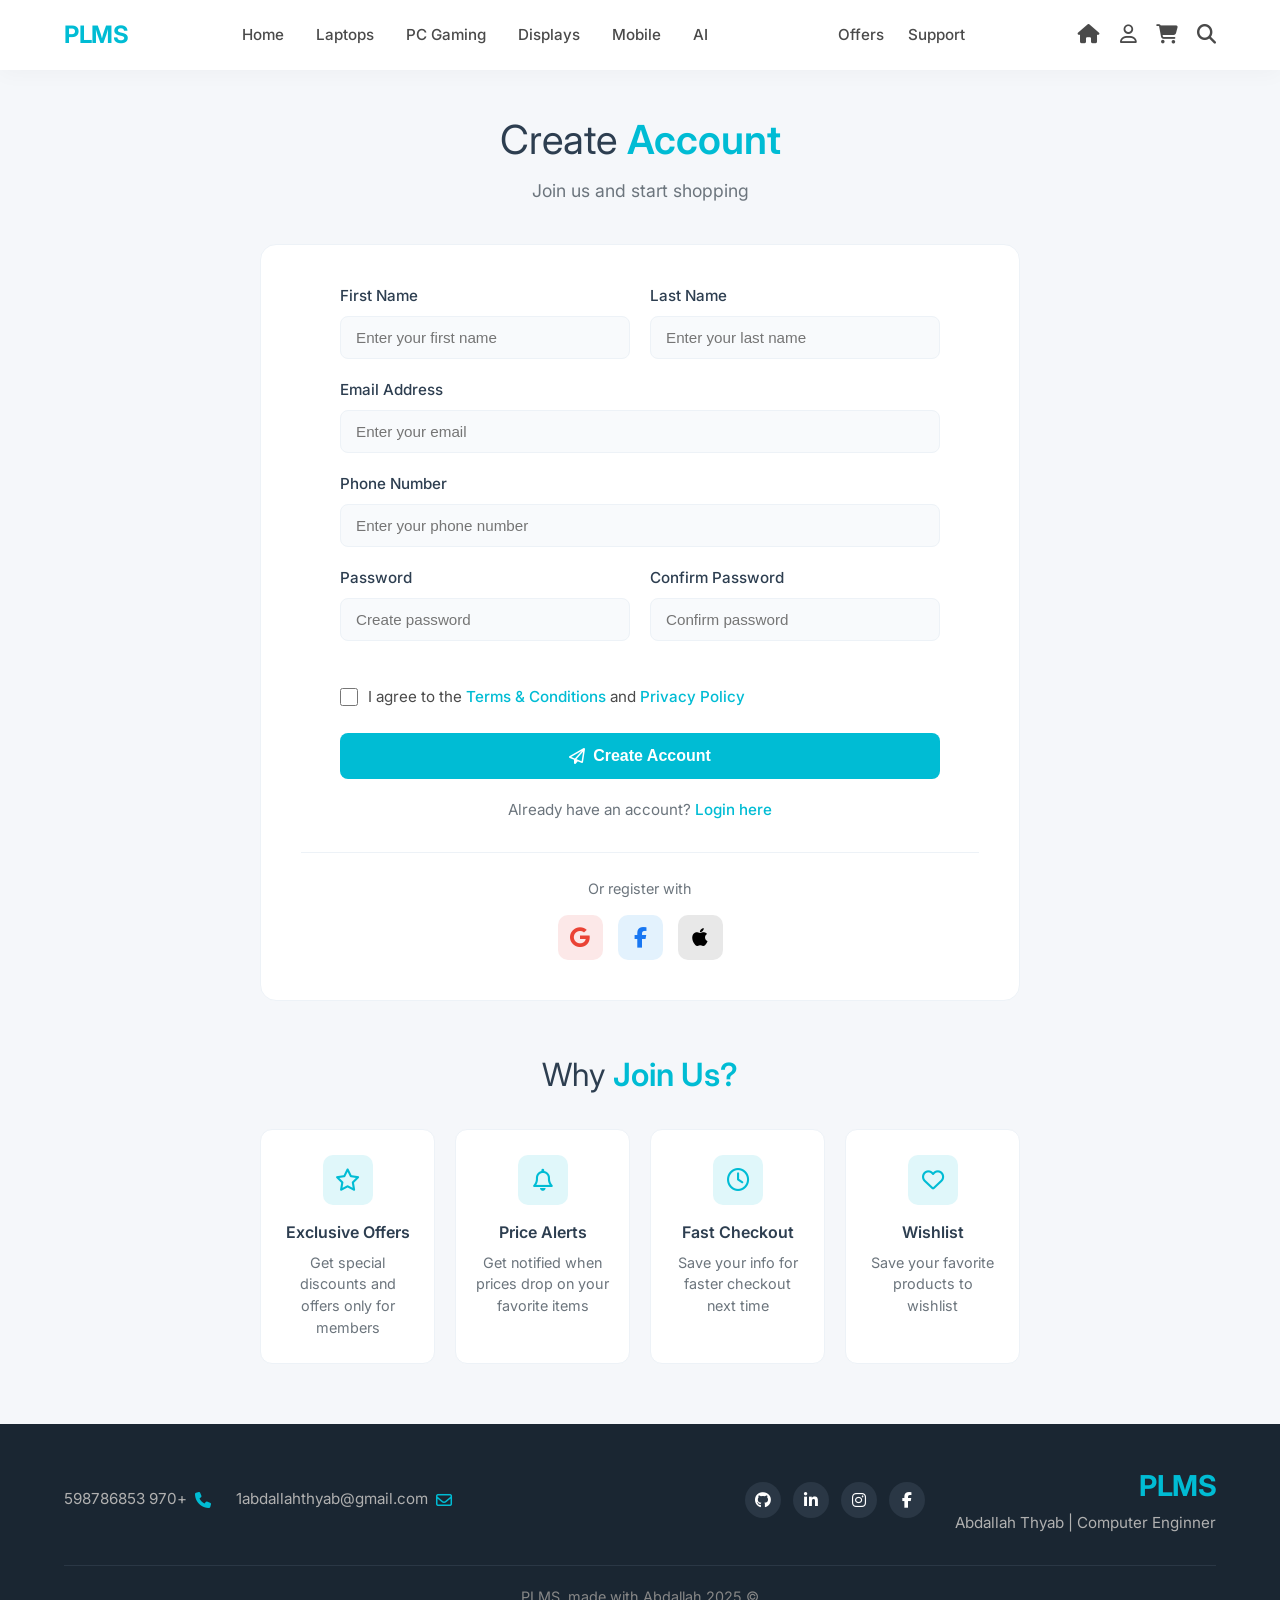
<file: e-commerce-website/register-page.html>
<!DOCTYPE html>
<html lang="en">

<head>
    <meta charset="UTF-8">
    <meta name="viewport" content="width=device-width, initial-scale=1.0">
    <title>PLMS | Register</title>

    <!-- Google Fonts -->
    <link href="https://fonts.googleapis.com/css2?family=Inter:wght@300;400;500;600;700;800&display=swap"
        rel="stylesheet">

    <!-- Font Awesome 6 -->
    <link rel="stylesheet" href="https://cdnjs.cloudflare.com/ajax/libs/font-awesome/6.5.1/css/all.min.css">

    <!-- Main CSS (منفصل تماماً) -->
    <link rel="stylesheet" href="./styles/style-header-footer.css">
    <link rel="stylesheet" href="./styles/register-style.css">
</head>

<body>

    <!-- ===== HEADER ===== -->
    <header>
        <a href="index.html"><span class="logo">PLMS</span></a>

        <div class="nav-shop">
            <a href="index.html">Home</a>
            <a href="laptop-page.html">Laptops</a>
            <a href="pc-page.html">PC Gaming</a>
            <a href="display-page.html">Displays</a>
            <a href="mobile-page.html">Mobile</a>
            <a href="https://gemini.google.com/app" target="_blank">AI</a>
        </div>

        <div class="nav-help">
            <a href="offer-page.html">Offers</a>
            <a href="support-page.html">Support</a>
        </div>

        <div class="nav-icons">
            <a href="index.html"><i class="fa-solid fa-home"></i></a>
            <a href="user-page.html"><i class="fa-regular fa-user"></i></a>
            <a href="cart-page.html"><i class="fa-solid fa-cart-shopping"></i></a>
            <a href="#"><i class="fa-solid fa-magnifying-glass"></i></a>
        </div>
    </header>

    <!-- ===== REGISTER PAGE CONTENT ===== -->
    <main class="register-page">

        <!-- Page Header -->
        <div class="page-header">
            <h1>Create <span>Account</span></h1>
            <p>Join us and start shopping</p>
        </div>

        <!-- Register Form -->
        <div class="form-container">

            <form class="register-form">

                <!-- Name Fields -->
                <div class="form-row">
                    <div class="form-group">
                        <label for="first-name">First Name</label>
                        <input type="text" id="first-name" placeholder="Enter your first name" required>
                    </div>
                    <div class="form-group">
                        <label for="last-name">Last Name</label>
                        <input type="text" id="last-name" placeholder="Enter your last name" required>
                    </div>
                </div>

                <!-- Email -->
                <div class="form-group">
                    <label for="email">Email Address</label>
                    <input type="email" id="email" placeholder="Enter your email" required>
                </div>

                <!-- Phone -->
                <div class="form-group">
                    <label for="phone">Phone Number</label>
                    <input type="tel" id="phone" placeholder="Enter your phone number" required>
                </div>

                <!-- Password Fields -->
                <div class="form-row">
                    <div class="form-group">
                        <label for="password">Password</label>
                        <input type="password" id="password" placeholder="Create password" required>
                    </div>
                    <div class="form-group">
                        <label for="confirm-password">Confirm Password</label>
                        <input type="password" id="confirm-password" placeholder="Confirm password" required>
                    </div>
                </div>

                <!-- Terms -->
                <div class="terms-group">
                    <input type="checkbox" id="terms" required>
                    <label for="terms">I agree to the <a href="#">Terms & Conditions</a> and <a href="#">Privacy
                            Policy</a></label>
                </div>

                <!-- Submit Button -->
                <button type="submit" class="register-btn">
                    <i class="fa-regular fa-paper-plane"></i> Create Account
                </button>

                <!-- Login Link -->
                <div class="login-link">
                    <p>Already have an account? <a href="index.html">Login here</a></p>
                </div>

            </form>

            <!-- Social Register -->
            <div class="social-register">
                <p>Or register with</p>
                <div class="social-icons">
                    <a href="#" class="social-icon google">
                        <i class="fa-brands fa-google"></i>
                    </a>
                    <a href="#" class="social-icon facebook">
                        <i class="fa-brands fa-facebook-f"></i>
                    </a>
                    <a href="#" class="social-icon apple">
                        <i class="fa-brands fa-apple"></i>
                    </a>
                </div>
            </div>

        </div>

        <!-- Features -->
        <div class="features-section">
            <h2>Why <span>Join Us?</span></h2>

            <div class="features-grid">

                <div class="feature-item">
                    <div class="feature-icon">
                        <i class="fa-regular fa-star"></i>
                    </div>
                    <h4>Exclusive Offers</h4>
                    <p>Get special discounts and offers only for members</p>
                </div>

                <div class="feature-item">
                    <div class="feature-icon">
                        <i class="fa-regular fa-bell"></i>
                    </div>
                    <h4>Price Alerts</h4>
                    <p>Get notified when prices drop on your favorite items</p>
                </div>

                <div class="feature-item">
                    <div class="feature-icon">
                        <i class="fa-regular fa-clock"></i>
                    </div>
                    <h4>Fast Checkout</h4>
                    <p>Save your info for faster checkout next time</p>
                </div>

                <div class="feature-item">
                    <div class="feature-icon">
                        <i class="fa-regular fa-heart"></i>
                    </div>
                    <h4>Wishlist</h4>
                    <p>Save your favorite products to wishlist</p>
                </div>

            </div>
        </div>

    </main>

    <!-- ===== FOOTER ===== -->
    <footer class="footer">
        <div class="footer-content">

            <!-- أنا + روابط سريعة -->
            <div class="footer-main">
                <div class="footer-logo">
                    <span class="logo">PLMS</span>
                    <p class="bio">Abdallah Thyab | Computer Enginner</p>
                </div>

                <div class="footer-social">
                    <a href="https://www.facebook.com/AbdallahThyab/"><i class="fa-brands fa-facebook-f"></i></a>
                    <a href="https://www.instagram.com/abdallahthyab1/"><i class="fa-brands fa-instagram"></i></a>
                    <a href="https://www.linkedin.com/in/abdallah-thyab-dev/"><i
                            class="fa-brands fa-linkedin-in"></i></a>
                    <a href="https://github.com/AbdallahThyab1"><i class="fa-brands fa-github"></i></a>
                </div>
            </div>

            <!-- تواصل سريع -->
            <div class="footer-contact">
                <p><i class="fa-regular fa-envelope"></i> 1abdallahthyab@gmail.com</p>
                <p><i class="fa-solid fa-phone"></i> +970 598786853</p>
            </div>

        </div>

        <!-- سطر سفلي بسيط -->
        <div class="footer-bottom">
            <p>© 2025 PLMS. made with Abdallah</p>
        </div>
    </footer>

</body>

</html>
</file>
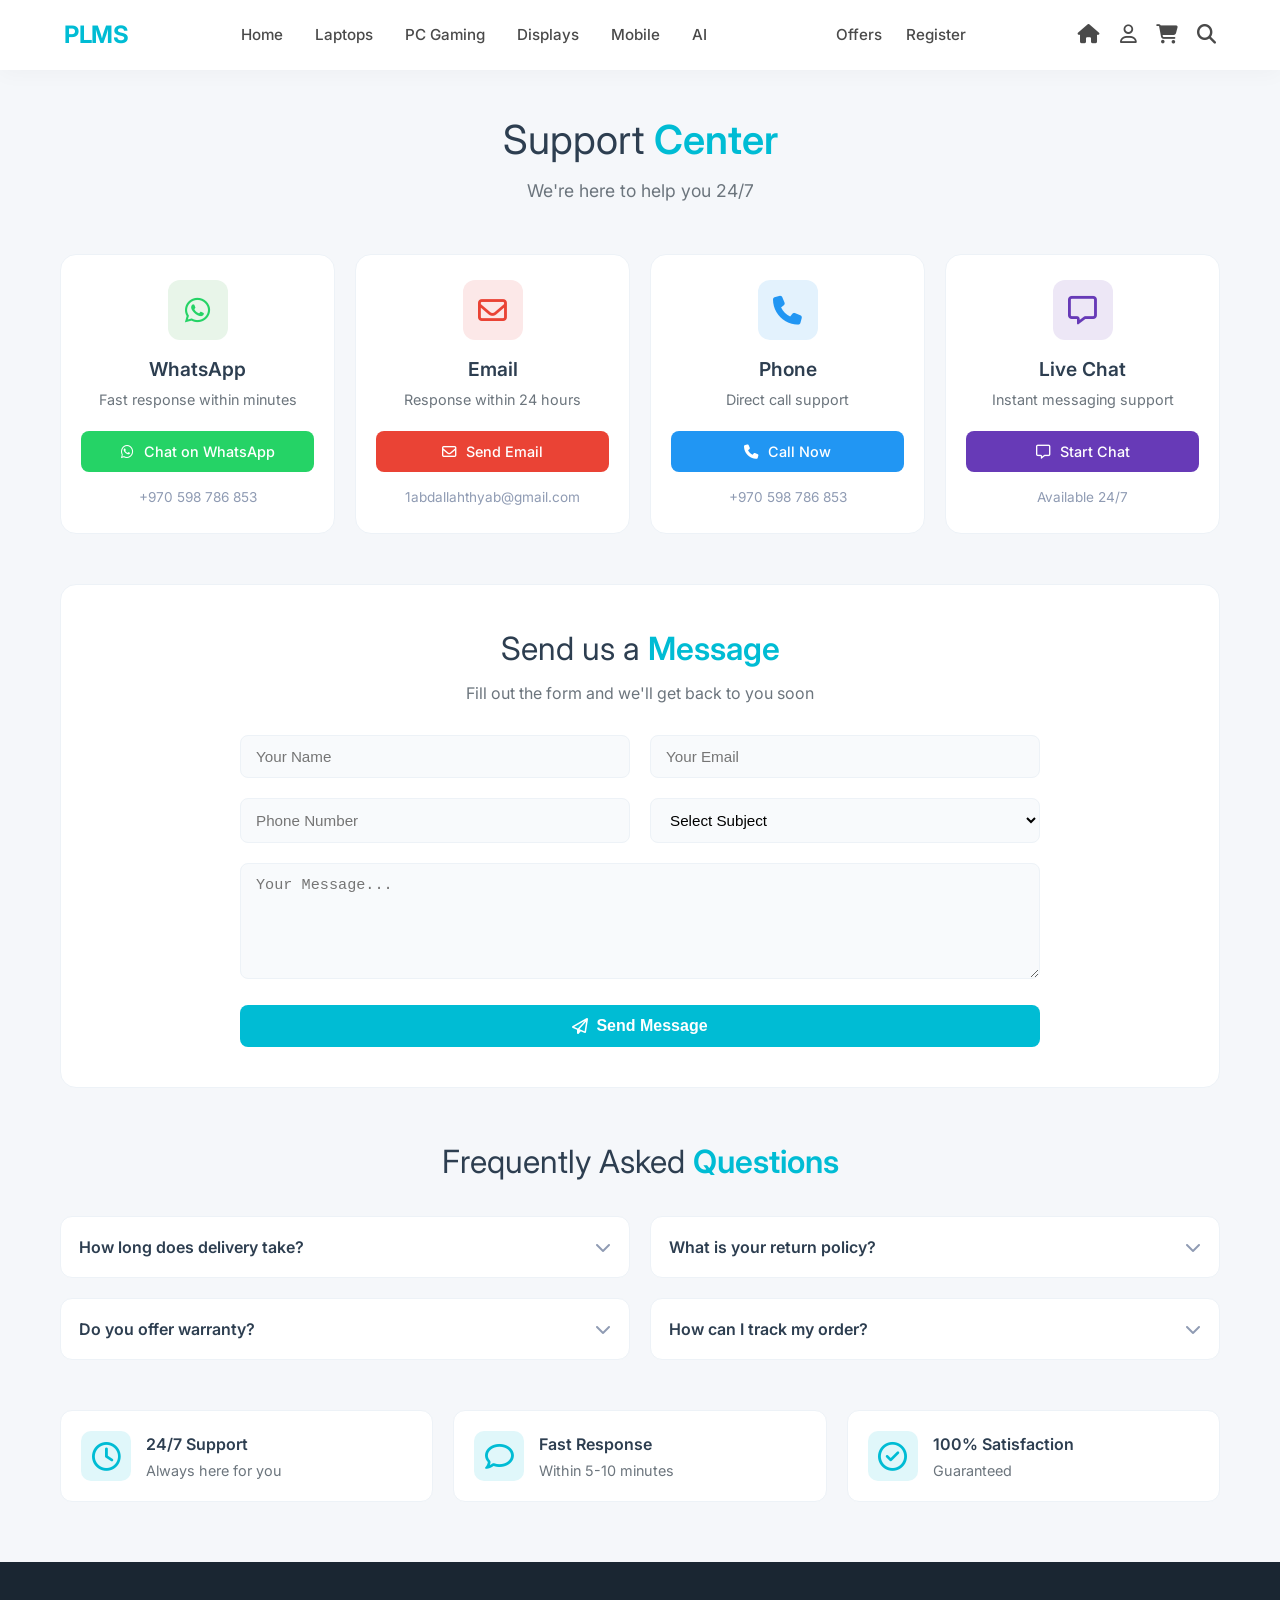
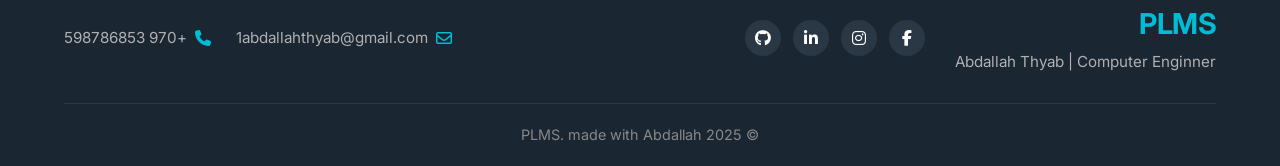
<file: e-commerce-website/support-page.html>
<!DOCTYPE html>
<html lang="en">

<head>
    <meta charset="UTF-8">
    <meta name="viewport" content="width=device-width, initial-scale=1.0">
    <title>PLMS | Premium Electronics</title>

    <!-- Google Fonts -->
    <link href="https://fonts.googleapis.com/css2?family=Inter:wght@300;400;500;600;700;800&display=swap"
        rel="stylesheet">

    <!-- Font Awesome 6 -->
    <link rel="stylesheet" href="https://cdnjs.cloudflare.com/ajax/libs/font-awesome/6.5.1/css/all.min.css">

    <!-- Main CSS (منفصل تماماً) -->
    <link rel="stylesheet" href="./styles/style-header-footer.css">
    <link rel="stylesheet" href="./styles/support-style.css">
</head>

<body>

    <!-- ===== HEADER ===== -->
    <header>
        <a href="index.html"><span class="logo">PLMS</span></a>

        <div class="nav-shop">
            <a href="index.html">Home</a>
            <a href="laptop-page.html">Laptops</a>
            <a href="pc-page.html">PC Gaming</a>
            <a href="display-page.html">Displays</a>
            <a href="mobile-page.html">Mobile</a>
            <a href="https://gemini.google.com/app" target="_blank">AI</a>
        </div>

        <div class="nav-help">
            <a href="offer-page.html">Offers</a>
            <a href="register-page.html">Register</a>
        </div>

        <div class="nav-icons">
            <a href="index.html"><i class="fa-solid fa-home"></i></a>
            <a href="user-page.html"><i class="fa-regular fa-user"></i></a>
            <a href="cart-page.html"><i class="fa-solid fa-cart-shopping"></i></a>
            <a href="#"><i class="fa-solid fa-magnifying-glass"></i></a>
        </div>
    </header>

    <!-- ===== SUPPORT PAGE CONTENT ===== -->
    <main class="support-page">

        <!-- Page Header -->
        <div class="page-header">
            <h1>Support <span>Center</span></h1>
            <p>We're here to help you 24/7</p>
        </div>

        <!-- Contact Cards -->
        <div class="contact-cards">

            <!-- WhatsApp Card -->
            <div class="contact-card">
                <div class="contact-icon whatsapp">
                    <i class="fa-brands fa-whatsapp"></i>
                </div>
                <h3>WhatsApp</h3>
                <p>Fast response within minutes</p>
                <a href="https://wa.me/970598786853" class="contact-btn whatsapp-btn" target="_blank">
                    <i class="fa-brands fa-whatsapp"></i> Chat on WhatsApp
                </a>
                <span class="contact-detail">+970 598 786 853</span>
            </div>

            <!-- Gmail Card -->
            <div class="contact-card">
                <div class="contact-icon gmail">
                    <i class="fa-regular fa-envelope"></i>
                </div>
                <h3>Email</h3>
                <p>Response within 24 hours</p>
                <a href="mailto:1abdallahthyab@gmail.com" class="contact-btn gmail-btn">
                    <i class="fa-regular fa-envelope"></i> Send Email
                </a>
                <span class="contact-detail">1abdallahthyab@gmail.com</span>
            </div>

            <!-- Phone Card -->
            <div class="contact-card">
                <div class="contact-icon phone">
                    <i class="fa-solid fa-phone"></i>
                </div>
                <h3>Phone</h3>
                <p>Direct call support</p>
                <a href="tel:+970598786853" class="contact-btn phone-btn">
                    <i class="fa-solid fa-phone"></i> Call Now
                </a>
                <span class="contact-detail">+970 598 786 853</span>
            </div>

            <!-- Live Chat Card -->
            <div class="contact-card">
                <div class="contact-icon chat">
                    <i class="fa-regular fa-message"></i>
                </div>
                <h3>Live Chat</h3>
                <p>Instant messaging support</p>
                <a href="#" class="contact-btn chat-btn" onclick="return false;">
                    <i class="fa-regular fa-message"></i> Start Chat
                </a>
                <span class="contact-detail">Available 24/7</span>
            </div>

        </div>

        <!-- Contact Form -->
        <div class="form-section">
            <h2>Send us a <span>Message</span></h2>
            <p>Fill out the form and we'll get back to you soon</p>

            <form class="contact-form">
                <div class="form-row">
                    <input type="text" placeholder="Your Name" required>
                    <input type="email" placeholder="Your Email" required>
                </div>
                <div class="form-row">
                    <input type="tel" placeholder="Phone Number">
                    <select>
                        <option value="" disabled selected>Select Subject</option>
                        <option value="order">Order Issue</option>
                        <option value="product">Product Question</option>
                        <option value="return">Return & Refund</option>
                        <option value="other">Other</option>
                    </select>
                </div>
                <textarea rows="5" placeholder="Your Message..." required></textarea>
                <button type="submit" class="submit-btn">
                    <i class="fa-regular fa-paper-plane"></i> Send Message
                </button>
            </form>
        </div>

        <!-- FAQ Section -->
        <div class="faq-section">
            <h2>Frequently Asked <span>Questions</span></h2>

            <div class="faq-grid">

                <div class="faq-item">
                    <div class="faq-question">
                        <h4>How long does delivery take?</h4>
                        <i class="fa-solid fa-chevron-down"></i>
                    </div>
                    <div class="faq-answer">
                        <p>Delivery takes 3-5 business days within the same city, and 5-7 business days for other
                            cities.</p>
                    </div>
                </div>

                <div class="faq-item">
                    <div class="faq-question">
                        <h4>What is your return policy?</h4>
                        <i class="fa-solid fa-chevron-down"></i>
                    </div>
                    <div class="faq-answer">
                        <p>We offer 14-day return policy for all products in their original condition.</p>
                    </div>
                </div>

                <div class="faq-item">
                    <div class="faq-question">
                        <h4>Do you offer warranty?</h4>
                        <i class="fa-solid fa-chevron-down"></i>
                    </div>
                    <div class="faq-answer">
                        <p>Yes, all products come with 1-year manufacturer warranty.</p>
                    </div>
                </div>

                <div class="faq-item">
                    <div class="faq-question">
                        <h4>How can I track my order?</h4>
                        <i class="fa-solid fa-chevron-down"></i>
                    </div>
                    <div class="faq-answer">
                        <p>You can track your order through the tracking link sent to your email.</p>
                    </div>
                </div>

            </div>
        </div>

        <!-- Support Info -->
        <div class="info-boxes">
            <div class="info-box">
                <i class="fa-regular fa-clock"></i>
                <div>
                    <h4>24/7 Support</h4>
                    <p>Always here for you</p>
                </div>
            </div>
            <div class="info-box">
                <i class="fa-regular fa-comment"></i>
                <div>
                    <h4>Fast Response</h4>
                    <p>Within 5-10 minutes</p>
                </div>
            </div>
            <div class="info-box">
                <i class="fa-regular fa-circle-check"></i>
                <div>
                    <h4>100% Satisfaction</h4>
                    <p>Guaranteed</p>
                </div>
            </div>
        </div>

    </main>

    <!-- ===== FOOTER ===== -->
    <footer class="footer">
        <div class="footer-content">

            <!-- أنا + روابط سريعة -->
            <div class="footer-main">
                <div class="footer-logo">
                    <span class="logo">PLMS</span>
                    <p class="bio">Abdallah Thyab | Computer Enginner</p>
                </div>

                <div class="footer-social">
                    <a href="https://www.facebook.com/AbdallahThyab/"><i class="fa-brands fa-facebook-f"></i></a>
                    <a href="https://www.instagram.com/abdallahthyab1/"><i class="fa-brands fa-instagram"></i></a>
                    <a href="https://www.linkedin.com/in/abdallah-thyab-dev/"><i
                            class="fa-brands fa-linkedin-in"></i></a>
                    <a href="https://github.com/AbdallahThyab1"><i class="fa-brands fa-github"></i></a>
                </div>
            </div>

            <!-- تواصل سريع -->
            <div class="footer-contact">
                <p><i class="fa-regular fa-envelope"></i> 1abdallahthyab@gmail.com</p>
                <p><i class="fa-solid fa-phone"></i> +970 598786853</p>
            </div>

        </div>

        <!-- سطر سفلي بسيط -->
        <div class="footer-bottom">
            <p>© 2025 PLMS. made with Abdallah</p>
        </div>
    </footer>

</body>

</html>
</file>
<file: e-commerce-website/styles/style-header-footer.css>
/* ===== RESET & BASE ===== */
* {
    margin: 0;
    padding: 0;
    box-sizing: border-box;
    text-decoration: none;
}

body {
    font-family: 'Inter', sans-serif;
    background: #f5f7fa;
    line-height: 1.5;
    color: #4a4a4a;
}

/* ===== HEADER ===== */
header {
    background: white;
    height: 70px;
    padding: 0 5%;
    display: flex;
    align-items: center;
    justify-content: space-between;
    position: sticky;
    top: 0;
    z-index: 100;
    box-shadow: 0 4px 20px rgba(0, 0, 0, 0.03);
}

.logo {
    font-size: 1.5rem;
    font-weight: 700;
    color: #00bcd4;
    letter-spacing: -0.5px;
}

/* Navigation */
.nav-shop {
    display: flex;
    gap: 2rem;
    margin: 0 1rem;
}

.nav-help {
    display: flex;
    gap: 1.5rem;
    margin: 0 1rem;
}

.nav-icons {
    display: flex;
    align-items: center;
    gap: 1.2rem;
}

/* Header Links */
.nav-shop a,
.nav-help a {
    font-weight: 500;
    font-size: 0.95rem;
    transition: all 0.2s ease;
    color: #4a4a4a;
    position: relative;
}

.nav-shop a::after {
    content: '';
    position: absolute;
    bottom: -4px;
    left: 50%;
    transform: translateX(-50%);
    width: 0;
    height: 2px;
    background: #00bcd4;
    transition: width 0.2s ease;
}

.nav-shop a:hover::after {
    width: 100%;
}

.nav-shop a:hover,
.nav-help a:hover {
    color: #00bcd4;
}

.nav-icons a {
    display: flex;
    align-items: center;
    color: #4a4a4a;
}

.nav-icons i {
    font-size: 1.2rem;
    transition: all 0.2s ease;
}

.nav-icons a:hover i {
    color: #00bcd4;
    transform: scale(1.1);
}

/* ===== FOOTER ===== */
.footer {
    background: #1a2632;
    padding: 40px 5% 20px;
    color: #e0e0e0;
    direction: rtl;
}

.footer-content {
    max-width: 1200px;
    margin: 0 auto 30px;
    display: flex;
    justify-content: space-between;
    align-items: center;
    flex-wrap: wrap;
    gap: 25px;
}

.footer-main {
    display: flex;
    align-items: center;
    gap: 30px;
    flex-wrap: wrap;
}

.footer-logo .logo {
    font-size: 1.8rem;
    font-weight: 700;
    color: #00bcd4;
    background: transparent;
}

.footer-logo .bio {
    color: #b0b0b0;
    font-size: 0.95rem;
    margin-top: 5px;
}

.footer-social {
    display: flex;
    gap: 12px;
}

.footer-social a {
    width: 36px;
    height: 36px;
    background: #2a3745;
    border-radius: 50%;
    display: flex;
    align-items: center;
    justify-content: center;
    transition: all 0.2s ease;
}

.footer-social a:hover {
    background: #00bcd4;
    transform: translateY(-3px);
}

.footer-social i {
    color: white;
    font-size: 1rem;
}

.footer-contact {
    display: flex;
    gap: 25px;
    flex-wrap: wrap;
}

.footer-contact p {
    color: #b0b0b0;
    font-size: 0.95rem;
    display: flex;
    align-items: center;
    gap: 8px;
}

.footer-contact i {
    color: #00bcd4;
    font-size: 1rem;
}

.footer-bottom {
    max-width: 1200px;
    margin: 0 auto;
    padding-top: 20px;
    border-top: 1px solid #2a3745;
    text-align: center;
}

.footer-bottom p {
    color: #888;
    font-size: 0.9rem;
}

/* ===== RESPONSIVE للهواتف بشكل أساسي ===== */

/* شاشات متوسطة (تابلت) */
@media (max-width: 900px) {
    /* Header */
    header {
        height: auto;
        padding: 12px 4%;
        flex-wrap: wrap;
        gap: 12px;
    }

    .nav-shop {
        order: 3;
        width: 100%;
        justify-content: center;
        gap: 1.2rem;
        margin: 5px 0 0;
    }

    .nav-help {
        order: 2;
        width: auto;
        gap: 1.2rem;
        margin: 0;
    }

    .nav-icons {
        order: 1;
        gap: 1rem;
    }

    .nav-shop a,
    .nav-help a {
        font-size: 0.9rem;
    }

    /* Footer */
    .footer {
        padding: 30px 4% 15px;
    }

    .footer-content {
        flex-direction: column;
        text-align: center;
        gap: 20px;
    }

    .footer-main {
        justify-content: center;
        gap: 20px;
    }

    .footer-contact {
        justify-content: center;
        gap: 15px;
    }
}

/* شاشات صغيرة (جوال) */
@media (max-width: 600px) {
    /* Header */
    header {
        padding: 10px 3%;
    }

    .logo {
        font-size: 1.3rem;
    }

    .nav-shop {
        gap: 1rem;
    }

    .nav-shop a {
        font-size: 0.85rem;
    }

    .nav-help {
        gap: 1rem;
    }

    .nav-help a {
        font-size: 0.85rem;
    }

    .nav-icons {
        gap: 0.8rem;
    }

    .nav-icons i {
        font-size: 1rem;
    }

    /* Footer */
    .footer {
        padding: 25px 3% 15px;
    }

    .footer-logo .logo {
        font-size: 1.6rem;
    }

    .footer-logo .bio {
        font-size: 0.85rem;
    }

    .footer-social a {
        width: 32px;
        height: 32px;
    }

    .footer-social i {
        font-size: 0.9rem;
    }

    .footer-contact {
        flex-direction: column;
        gap: 10px;
    }

    .footer-contact p {
        font-size: 0.85rem;
    }

    .footer-bottom p {
        font-size: 0.8rem;
    }
}

/* شاشات صغيرة جداً */
@media (max-width: 380px) {
    /* Header */
    .logo {
        font-size: 1.2rem;
    }

    .nav-shop {
        gap: 0.8rem;
    }

    .nav-shop a {
        font-size: 0.8rem;
    }

    .nav-help {
        gap: 0.8rem;
    }

    .nav-help a {
        font-size: 0.8rem;
    }

    .nav-icons {
        gap: 0.6rem;
    }

    .nav-icons i {
        font-size: 0.9rem;
    }

    /* Footer */
    .footer-logo .logo {
        font-size: 1.4rem;
    }

    .footer-main {
        flex-direction: column;
        gap: 15px;
    }

    .footer-social {
        gap: 8px;
    }

    .footer-social a {
        width: 28px;
        height: 28px;
    }

    .footer-contact p {
        font-size: 0.8rem;
    }
}

/* تحسينات للمس */
@media (hover: none) and (pointer: coarse) {
    .nav-shop a,
    .nav-help a,
    .nav-icons a,
    .footer-social a {
        padding: 8px 0;
        min-height: 44px;
        display: flex;
        align-items: center;
    }
    
    .nav-shop a::after {
        display: none;
    }
}
</file>
<file: e-commerce-website/styles/register-style.css>
.register-page {
    max-width: 800px;
    margin: 0 auto;
    padding: 40px 20px 60px;
}

/* ===== Page Header ===== */
.page-header {
    text-align: center;
    margin-bottom: 40px;
}

.page-header h1 {
    font-size: 2.5rem;
    font-weight: 400;
    color: #2d3e50;
    margin-bottom: 8px;
}

.page-header h1 span {
    font-weight: 600;
    color: #00bcd4;
}

.page-header p {
    color: #6c757d;
    font-size: 1.1rem;
}

/* ===== Form Container ===== */
.form-container {
    background: white;
    padding: 40px;
    border-radius: 16px;
    border: 1px solid #edf2f7;
    margin-bottom: 50px;
}

/* ===== Register Form ===== */
.register-form {
    max-width: 600px;
    margin: 0 auto;
}

.form-group {
    margin-bottom: 20px;
}

.form-row {
    display: grid;
    grid-template-columns: 1fr 1fr;
    gap: 20px;
    margin-bottom: 0;
}

.form-group label {
    display: block;
    margin-bottom: 8px;
    color: #2d3e50;
    font-weight: 500;
    font-size: 0.95rem;
}

.form-group input {
    width: 100%;
    padding: 12px 15px;
    border: 1px solid #edf2f7;
    border-radius: 8px;
    font-size: 0.95rem;
    transition: 0.2s;
    background: #f8fafc;
}

.form-group input:focus {
    outline: none;
    border-color: #00bcd4;
    background: white;
    box-shadow: 0 0 0 3px rgba(0, 188, 212, 0.1);
}

/* ===== Terms Group ===== */
.terms-group {
    display: flex;
    align-items: center;
    gap: 10px;
    margin: 25px 0;
}

.terms-group input[type="checkbox"] {
    width: 18px;
    height: 18px;
    cursor: pointer;
}

.terms-group label {
    color: #4a4a4a;
    font-size: 0.95rem;
    cursor: pointer;
}

.terms-group label a {
    color: #00bcd4;
    font-weight: 500;
}

.terms-group label a:hover {
    text-decoration: underline;
}

/* ===== Register Button ===== */
.register-btn {
    background: #00bcd4;
    color: white;
    border: none;
    padding: 14px 25px;
    border-radius: 8px;
    font-size: 1rem;
    font-weight: 600;
    cursor: pointer;
    transition: 0.2s;
    display: inline-flex;
    align-items: center;
    justify-content: center;
    gap: 8px;
    width: 100%;
}

.register-btn:hover {
    background: #0097a7;
}

.register-btn i {
    color: white;
}

/* ===== Login Link ===== */
.login-link {
    text-align: center;
    margin-top: 20px;
}

.login-link p {
    color: #6c757d;
    font-size: 0.95rem;
}

.login-link a {
    color: #00bcd4;
    font-weight: 500;
}

.login-link a:hover {
    text-decoration: underline;
}

/* ===== Social Register ===== */
.social-register {
    text-align: center;
    margin-top: 30px;
    padding-top: 25px;
    border-top: 1px solid #edf2f7;
}

.social-register p {
    color: #6c757d;
    font-size: 0.9rem;
    margin-bottom: 15px;
}

.social-icons {
    display: flex;
    justify-content: center;
    gap: 15px;
}

.social-icon {
    width: 45px;
    height: 45px;
    border-radius: 10px;
    display: flex;
    align-items: center;
    justify-content: center;
    transition: 0.2s;
}

.social-icon i {
    font-size: 1.3rem;
}

.social-icon.google {
    background: #fce8e8;
    color: #ea4335;
}

.social-icon.google:hover {
    background: #ea4335;
    color: white;
}

.social-icon.facebook {
    background: #e3f2fd;
    color: #1877f2;
}

.social-icon.facebook:hover {
    background: #1877f2;
    color: white;
}

.social-icon.apple {
    background: #e8e8e8;
    color: #000;
}

.social-icon.apple:hover {
    background: #000;
    color: white;
}

/* ===== Features Section ===== */
.features-section {
    text-align: center;
}

.features-section h2 {
    font-size: 2rem;
    font-weight: 400;
    color: #2d3e50;
    margin-bottom: 30px;
}

.features-section h2 span {
    font-weight: 600;
    color: #00bcd4;
}

.features-grid {
    display: grid;
    grid-template-columns: repeat(4, 1fr);
    gap: 20px;
}

.feature-item {
    background: white;
    padding: 25px 20px;
    border-radius: 12px;
    border: 1px solid #edf2f7;
    transition: 0.2s;
}

.feature-item:hover {
    transform: translateY(-3px);
    border-color: #00bcd4;
    box-shadow: 0 8px 20px rgba(0, 0, 0, 0.03);
}

.feature-icon {
    width: 50px;
    height: 50px;
    border-radius: 10px;
    background: #e0f7fa;
    color: #00bcd4;
    display: flex;
    align-items: center;
    justify-content: center;
    font-size: 1.4rem;
    margin: 0 auto 15px;
}

.feature-item h4 {
    color: #2d3e50;
    font-size: 1rem;
    font-weight: 600;
    margin-bottom: 8px;
}

.feature-item p {
    color: #6c757d;
    font-size: 0.9rem;
    line-height: 1.5;
}

/* ===== Responsive ===== */
@media (max-width: 768px) {
    .register-page {
        padding: 30px 15px;
    }

    .page-header h1 {
        font-size: 2rem;
    }

    .form-container {
        padding: 30px 20px;
    }

    .form-row {
        grid-template-columns: 1fr;
        gap: 0;
    }

    .features-grid {
        grid-template-columns: repeat(2, 1fr);
    }
}

@media (max-width: 600px) {
    .features-grid {
        grid-template-columns: 1fr;
    }

    .social-icons {
        gap: 10px;
    }

    .social-icon {
        width: 40px;
        height: 40px;
    }
}
</file>
<file: e-commerce-website/styles/support-style.css>
/* ===== SUPPORT PAGE STYLES ===== */

.support-page {
    max-width: 1200px;
    margin: 0 auto;
    padding: 40px 20px 60px;
}

/* ===== Page Header ===== */
.page-header {
    text-align: center;
    margin-bottom: 50px;
}

.page-header h1 {
    font-size: 2.5rem;
    font-weight: 400;
    color: #2d3e50;
    margin-bottom: 8px;
}

.page-header h1 span {
    font-weight: 600;
    color: #00bcd4;
}

.page-header p {
    color: #6c757d;
    font-size: 1.1rem;
}

/* ===== Contact Cards ===== */
.contact-cards {
    display: grid;
    grid-template-columns: repeat(4, 1fr);
    gap: 20px;
    margin-bottom: 50px;
}

.contact-card {
    background: white;
    padding: 25px 20px;
    border-radius: 16px;
    text-align: center;
    border: 1px solid #edf2f7;
    transition: 0.2s;
}

.contact-card:hover {
    transform: translateY(-3px);
    border-color: #00bcd4;
    box-shadow: 0 8px 20px rgba(0, 0, 0, 0.03);
}

.contact-icon {
    width: 60px;
    height: 60px;
    border-radius: 12px;
    display: flex;
    align-items: center;
    justify-content: center;
    margin: 0 auto 15px;
    font-size: 1.8rem;
}

.contact-icon.whatsapp {
    background: #e8f5e9;
    color: #25d366;
}

.contact-icon.gmail {
    background: #fce8e8;
    color: #ea4335;
}

.contact-icon.phone {
    background: #e3f2fd;
    color: #2196f3;
}

.contact-icon.chat {
    background: #ede7f6;
    color: #673ab7;
}

.contact-card h3 {
    color: #2d3e50;
    font-size: 1.2rem;
    font-weight: 600;
    margin-bottom: 5px;
}

.contact-card p {
    color: #6c757d;
    font-size: 0.9rem;
    margin-bottom: 20px;
}

.contact-btn {
    display: inline-block;
    width: 100%;
    padding: 10px;
    border-radius: 8px;
    font-size: 0.9rem;
    font-weight: 500;
    margin-bottom: 12px;
    transition: 0.2s;
    color: white;
}

.contact-btn i {
    margin-right: 6px;
    color: white;
}

.whatsapp-btn {
    background: #25d366;
}

.whatsapp-btn:hover {
    background: #128c7e;
}

.gmail-btn {
    background: #ea4335;
}

.gmail-btn:hover {
    background: #d33426;
}

.phone-btn {
    background: #2196f3;
}

.phone-btn:hover {
    background: #1976d2;
}

.chat-btn {
    background: #673ab7;
}

.chat-btn:hover {
    background: #512da8;
}

.contact-detail {
    color: #8f9bb3;
    font-size: 0.85rem;
}

/* ===== Contact Form ===== */
.form-section {
    background: white;
    padding: 40px;
    border-radius: 16px;
    margin-bottom: 50px;
    border: 1px solid #edf2f7;
}

.form-section h2 {
    text-align: center;
    font-size: 2rem;
    font-weight: 400;
    color: #2d3e50;
    margin-bottom: 8px;
}

.form-section h2 span {
    font-weight: 600;
    color: #00bcd4;
}

.form-section>p {
    text-align: center;
    color: #6c757d;
    margin-bottom: 30px;
}

.contact-form {
    max-width: 800px;
    margin: 0 auto;
}

.form-row {
    display: grid;
    grid-template-columns: 1fr 1fr;
    gap: 20px;
    margin-bottom: 20px;
}

.contact-form input,
.contact-form select,
.contact-form textarea {
    width: 100%;
    padding: 12px 15px;
    border: 1px solid #edf2f7;
    border-radius: 8px;
    font-size: 0.95rem;
    transition: 0.2s;
    background: #f8fafc;
}

.contact-form input:focus,
.contact-form select:focus,
.contact-form textarea:focus {
    outline: none;
    border-color: #00bcd4;
    background: white;
}

.contact-form textarea {
    margin-bottom: 20px;
}

.submit-btn {
    background: #00bcd4;
    color: white;
    border: none;
    padding: 12px 25px;
    border-radius: 8px;
    font-size: 1rem;
    font-weight: 600;
    cursor: pointer;
    transition: 0.2s;
    display: inline-flex;
    align-items: center;
    justify-content: center;
    gap: 8px;
    width: 100%;
}

.submit-btn:hover {
    background: #0097a7;
}

/* ===== FAQ Section ===== */
.faq-section {
    margin-bottom: 50px;
}

.faq-section h2 {
    text-align: center;
    font-size: 2rem;
    font-weight: 400;
    color: #2d3e50;
    margin-bottom: 30px;
}

.faq-section h2 span {
    font-weight: 600;
    color: #00bcd4;
}

.faq-grid {
    display: grid;
    grid-template-columns: repeat(2, 1fr);
    gap: 20px;
}

.faq-item {
    background: white;
    border-radius: 12px;
    border: 1px solid #edf2f7;
    overflow: hidden;
    transition: 0.2s;
}

.faq-item:hover {
    border-color: #00bcd4;
}

.faq-question {
    padding: 18px;
    display: flex;
    justify-content: space-between;
    align-items: center;
    cursor: pointer;
}

.faq-question h4 {
    color: #2d3e50;
    font-size: 1rem;
    font-weight: 600;
}

.faq-question i {
    color: #8f9bb3;
    transition: 0.2s;
}

.faq-item:hover .faq-question i {
    color: #00bcd4;
}

.faq-answer {
    padding: 0 18px 18px;
    display: none;
}

.faq-item:hover .faq-answer {
    display: block;
}

.faq-answer p {
    color: #6c757d;
    font-size: 0.95rem;
    line-height: 1.6;
}

/* ===== Info Boxes ===== */
.info-boxes {
    display: grid;
    grid-template-columns: repeat(3, 1fr);
    gap: 20px;
}

.info-box {
    background: white;
    padding: 20px;
    border-radius: 12px;
    display: flex;
    align-items: center;
    gap: 15px;
    border: 1px solid #edf2f7;
}

.info-box i {
    font-size: 1.8rem;
    color: #00bcd4;
    background: #e0f7fa;
    width: 50px;
    height: 50px;
    border-radius: 10px;
    display: flex;
    align-items: center;
    justify-content: center;
}

.info-box h4 {
    color: #2d3e50;
    font-size: 1rem;
    font-weight: 600;
    margin-bottom: 4px;
}

.info-box p {
    color: #6c757d;
    font-size: 0.9rem;
}

/* ===== Responsive ===== */
@media (max-width: 1024px) {
    .contact-cards {
        grid-template-columns: repeat(2, 1fr);
    }

    .faq-grid {
        grid-template-columns: 1fr;
    }
}

@media (max-width: 768px) {
    .support-page {
        padding: 30px 15px;
    }

    .page-header h1 {
        font-size: 2rem;
    }

    .form-section {
        padding: 30px 20px;
    }

    .form-row {
        grid-template-columns: 1fr;
        gap: 15px;
    }

    .info-boxes {
        grid-template-columns: 1fr;
    }
}

@media (max-width: 600px) {
    .contact-cards {
        grid-template-columns: 1fr;
    }

    .form-section h2,
    .faq-section h2 {
        font-size: 1.8rem;
    }
}
</file>
